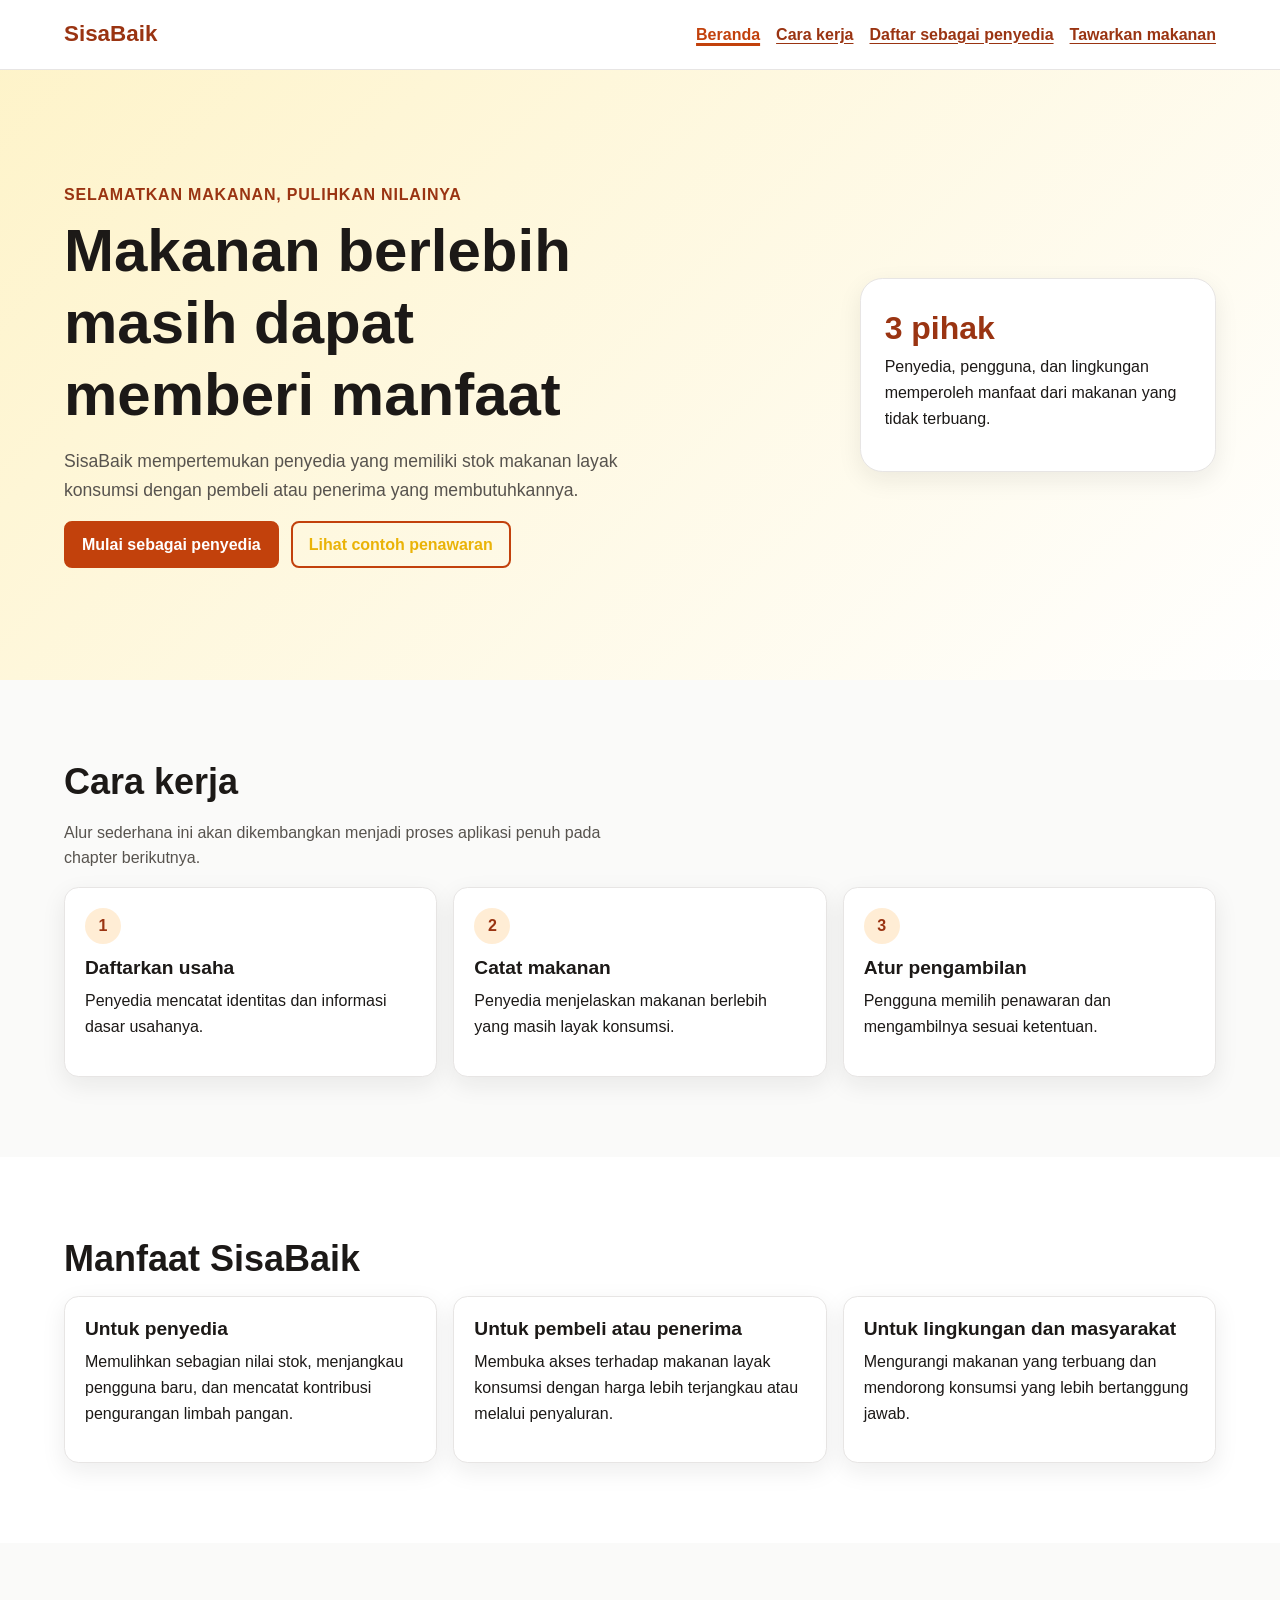
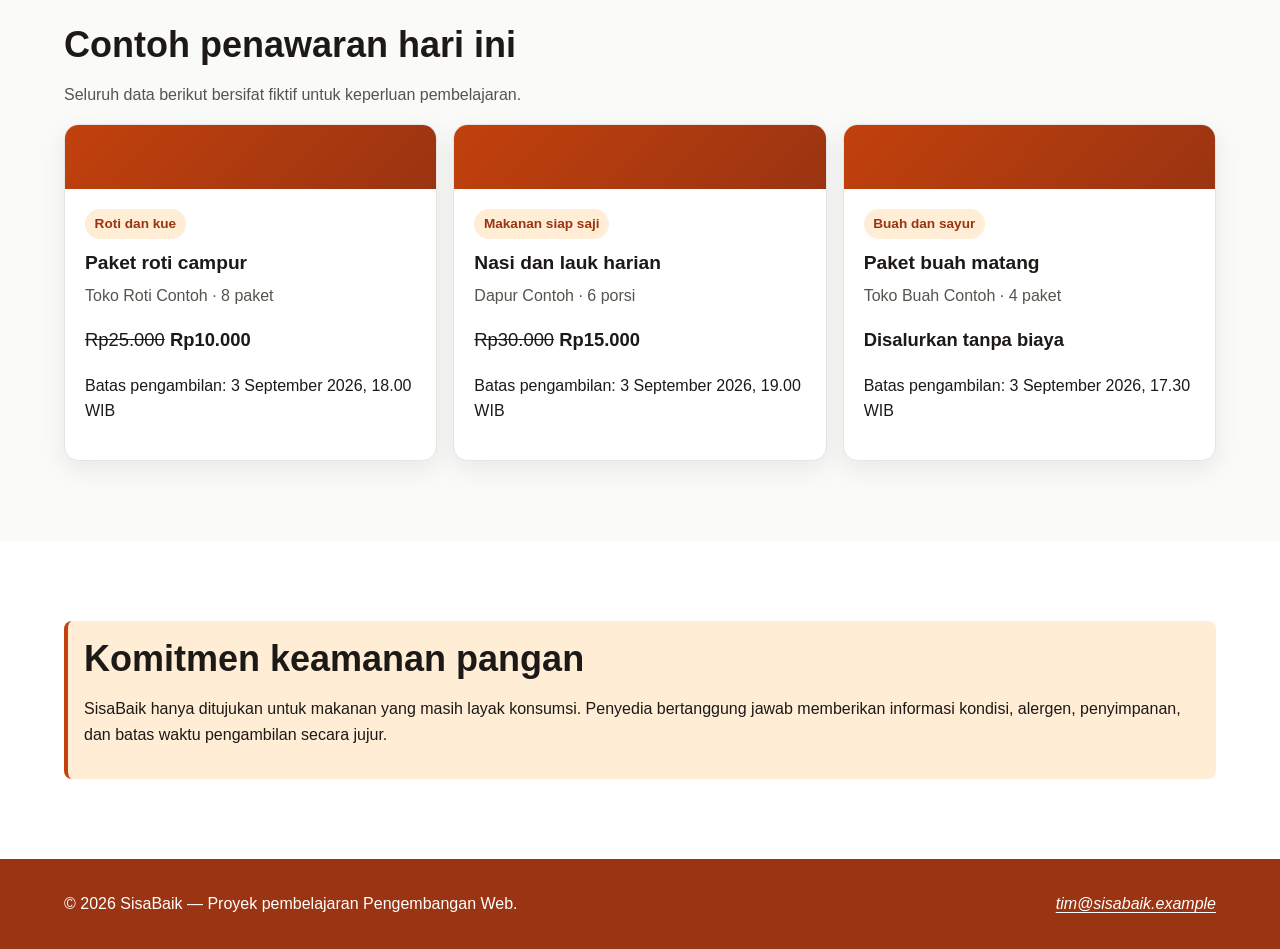
<file: index.html>
<!doctype html>
<html lang="id">
  <head>
    <meta charset="utf-8">
    <meta name="viewport" content="width=device-width, initial-scale=1">
    <meta
      name="description"
      content="SisaBaik membantu penyedia menawarkan makanan berlebih agar tetap bernilai, terjangkau, dan tidak terbuang."
    >
    <title>Beranda | SisaBaik</title>
    <link rel="stylesheet" href="styles.css">
  </head>

  <body>
    <a class="skip-link" href="#konten-utama">Lewati ke konten utama</a>

    <header class="site-header">
      <div class="container header-layout">
        <p class="brand">SisaBaik</p>

        <nav aria-label="Navigasi utama">
          <ul class="nav-list">
            <li>
              <a href="index.html" aria-current="page">Beranda</a>
            </li>
            <li>
              <a href="#cara-kerja">Cara kerja</a>
            </li>
            <li>
              <a href="daftar-penyedia.html">Daftar sebagai penyedia</a>
            </li>
            <li>
              <a href="tawarkan-makanan.html">Tawarkan makanan</a>
            </li>
          </ul>
        </nav>
      </div>
    </header>

    <main id="konten-utama" tabindex="-1">
      <section class="hero" aria-labelledby="judul-utama">
        <div class="container hero-layout">
          <div>
            <p class="eyebrow">Selamatkan makanan, pulihkan nilainya</p>

            <h1 id="judul-utama">
              Makanan berlebih masih dapat memberi manfaat
            </h1>

            <p class="lead">
              SisaBaik mempertemukan penyedia yang memiliki stok makanan layak
              konsumsi dengan pembeli atau penerima yang membutuhkannya.
            </p>

            <div class="button-group">
              <a class="button" href="daftar-penyedia.html">
                Mulai sebagai penyedia
              </a>

              <a class="button button-secondary" href="#penawaran-contoh">
                Lihat contoh penawaran
              </a>
            </div>
          </div>

          <aside class="hero-panel" aria-label="Ringkasan manfaat SisaBaik">
            <strong>3 pihak</strong>
            <p>
              Penyedia, pengguna, dan lingkungan memperoleh manfaat dari
              makanan yang tidak terbuang.
            </p>
          </aside>
        </div>
      </section>

      <section
        class="section"
        id="cara-kerja"
        aria-labelledby="judul-cara-kerja"
      >
        <div class="container">
          <h2 id="judul-cara-kerja">Cara kerja</h2>

          <p class="section-intro">
            Alur sederhana ini akan dikembangkan menjadi proses aplikasi penuh
            pada chapter berikutnya.
          </p>

          <div class="steps-grid">
            <article class="card">
              <span class="step-number" aria-hidden="true">1</span>
              <h3>Daftarkan usaha</h3>
              <p>
                Penyedia mencatat identitas dan informasi dasar usahanya.
              </p>
            </article>

            <article class="card">
              <span class="step-number" aria-hidden="true">2</span>
              <h3>Catat makanan</h3>
              <p>
                Penyedia menjelaskan makanan berlebih yang masih layak
                konsumsi.
              </p>
            </article>

            <article class="card">
              <span class="step-number" aria-hidden="true">3</span>
              <h3>Atur pengambilan</h3>
              <p>
                Pengguna memilih penawaran dan mengambilnya sesuai ketentuan.
              </p>
            </article>
          </div>
        </div>
      </section>

      <section class="section section-alt" aria-labelledby="judul-manfaat">
        <div class="container">
          <h2 id="judul-manfaat">Manfaat SisaBaik</h2>

          <div class="benefit-grid">
            <article class="card">
              <h3>Untuk penyedia</h3>
              <p>
                Memulihkan sebagian nilai stok, menjangkau pengguna baru, dan
                mencatat kontribusi pengurangan limbah pangan.
              </p>
            </article>

            <article class="card">
              <h3>Untuk pembeli atau penerima</h3>
              <p>
                Membuka akses terhadap makanan layak konsumsi dengan harga
                lebih terjangkau atau melalui penyaluran.
              </p>
            </article>

            <article class="card">
              <h3>Untuk lingkungan dan masyarakat</h3>
              <p>
                Mengurangi makanan yang terbuang dan mendorong konsumsi yang
                lebih bertanggung jawab.
              </p>
            </article>
          </div>
        </div>
      </section>

      <section
        class="section"
        id="penawaran-contoh"
        aria-labelledby="judul-penawaran"
      >
        <div class="container">
          <h2 id="judul-penawaran">Contoh penawaran hari ini</h2>

          <p class="section-intro">
            Seluruh data berikut bersifat fiktif untuk keperluan pembelajaran.
          </p>

          <div class="offer-grid">
            <article class="offer-card">
              <div class="offer-card__visual" aria-hidden="true"></div>

              <div class="offer-card__content">
                <span class="badge">Roti dan kue</span>

                <h3>Paket roti campur</h3>

                <p class="offer-card__meta">
                  Toko Roti Contoh ·
                  <data value="8">8 paket</data>
                </p>

                <p class="offer-card__price">
                  <del>Rp25.000</del>
                  <strong>Rp10.000</strong>
                </p>

                <p>
                  Batas pengambilan:
                  <time datetime="2026-09-03T18:00:00+07:00">
                    3 September 2026, 18.00 WIB
                  </time>
                </p>
              </div>
            </article>

            <article class="offer-card">
              <div class="offer-card__visual" aria-hidden="true"></div>

              <div class="offer-card__content">
                <span class="badge">Makanan siap saji</span>

                <h3>Nasi dan lauk harian</h3>

                <p class="offer-card__meta">
                  Dapur Contoh ·
                  <data value="6">6 porsi</data>
                </p>

                <p class="offer-card__price">
                  <del>Rp30.000</del>
                  <strong>Rp15.000</strong>
                </p>

                <p>
                  Batas pengambilan:
                  <time datetime="2026-09-03T19:00:00+07:00">
                    3 September 2026, 19.00 WIB
                  </time>
                </p>
              </div>
            </article>

            <article class="offer-card">
              <div class="offer-card__visual" aria-hidden="true"></div>

              <div class="offer-card__content">
                <span class="badge">Buah dan sayur</span>

                <h3>Paket buah matang</h3>

                <p class="offer-card__meta">
                  Toko Buah Contoh ·
                  <data value="4">4 paket</data>
                </p>

                <p class="offer-card__price">
                  <strong>Disalurkan tanpa biaya</strong>
                </p>

                <p>
                  Batas pengambilan:
                  <time datetime="2026-09-03T17:30:00+07:00">
                    3 September 2026, 17.30 WIB
                  </time>
                </p>
              </div>
            </article>
          </div>
        </div>
      </section>

      <section class="section section-alt" aria-labelledby="judul-keamanan">
        <div class="container">
          <div class="notice">
            <h2 id="judul-keamanan">Komitmen keamanan pangan</h2>

            <p>
              SisaBaik hanya ditujukan untuk makanan yang masih layak konsumsi.
              Penyedia bertanggung jawab memberikan informasi kondisi, alergen,
              penyimpanan, dan batas waktu pengambilan secara jujur.
            </p>
          </div>
        </div>
      </section>
    </main>

    <footer class="site-footer">
      <div class="container footer-layout">
        <p>
          &copy; 2026 SisaBaik — Proyek pembelajaran Pengembangan Web.
        </p>

        <address>
          <a href="mailto:tim@sisabaik.example">
            tim@sisabaik.example
          </a>
        </address>
      </div>
    </footer>
  </body>
</html>
</file>
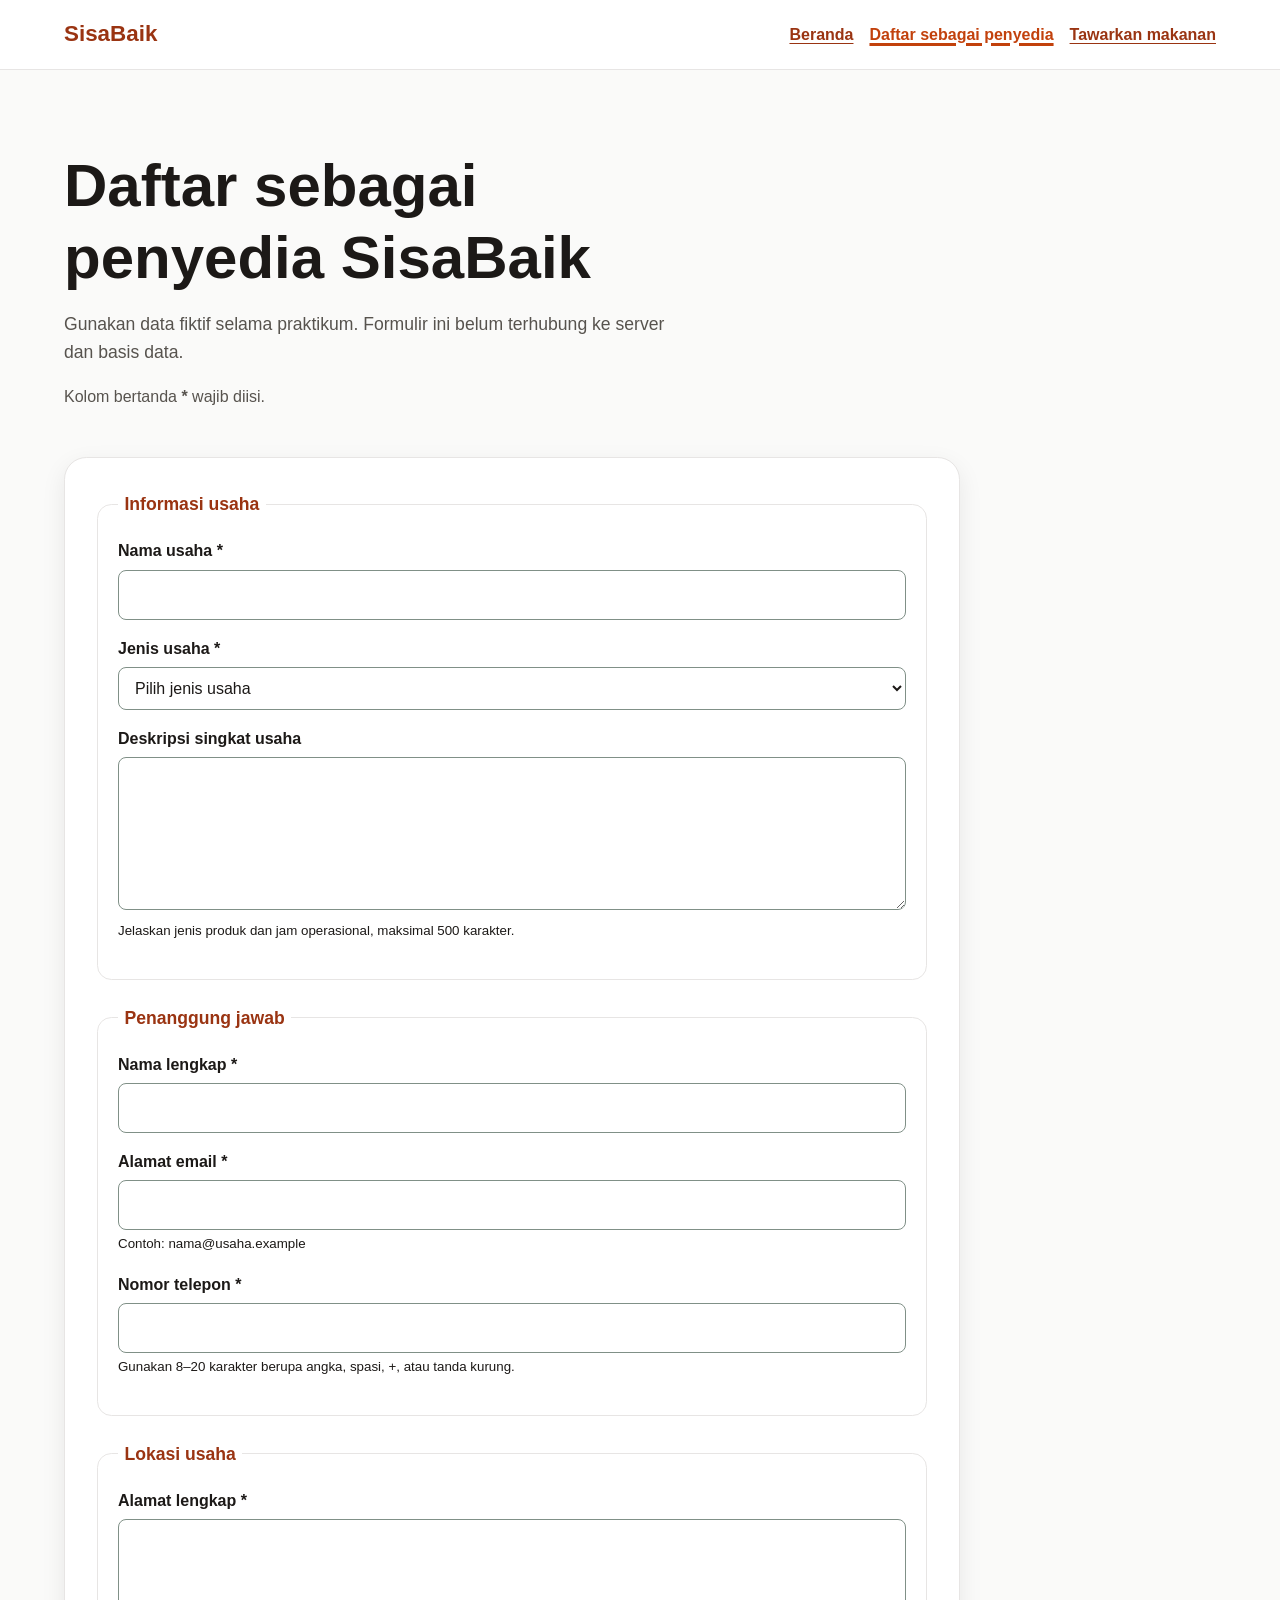
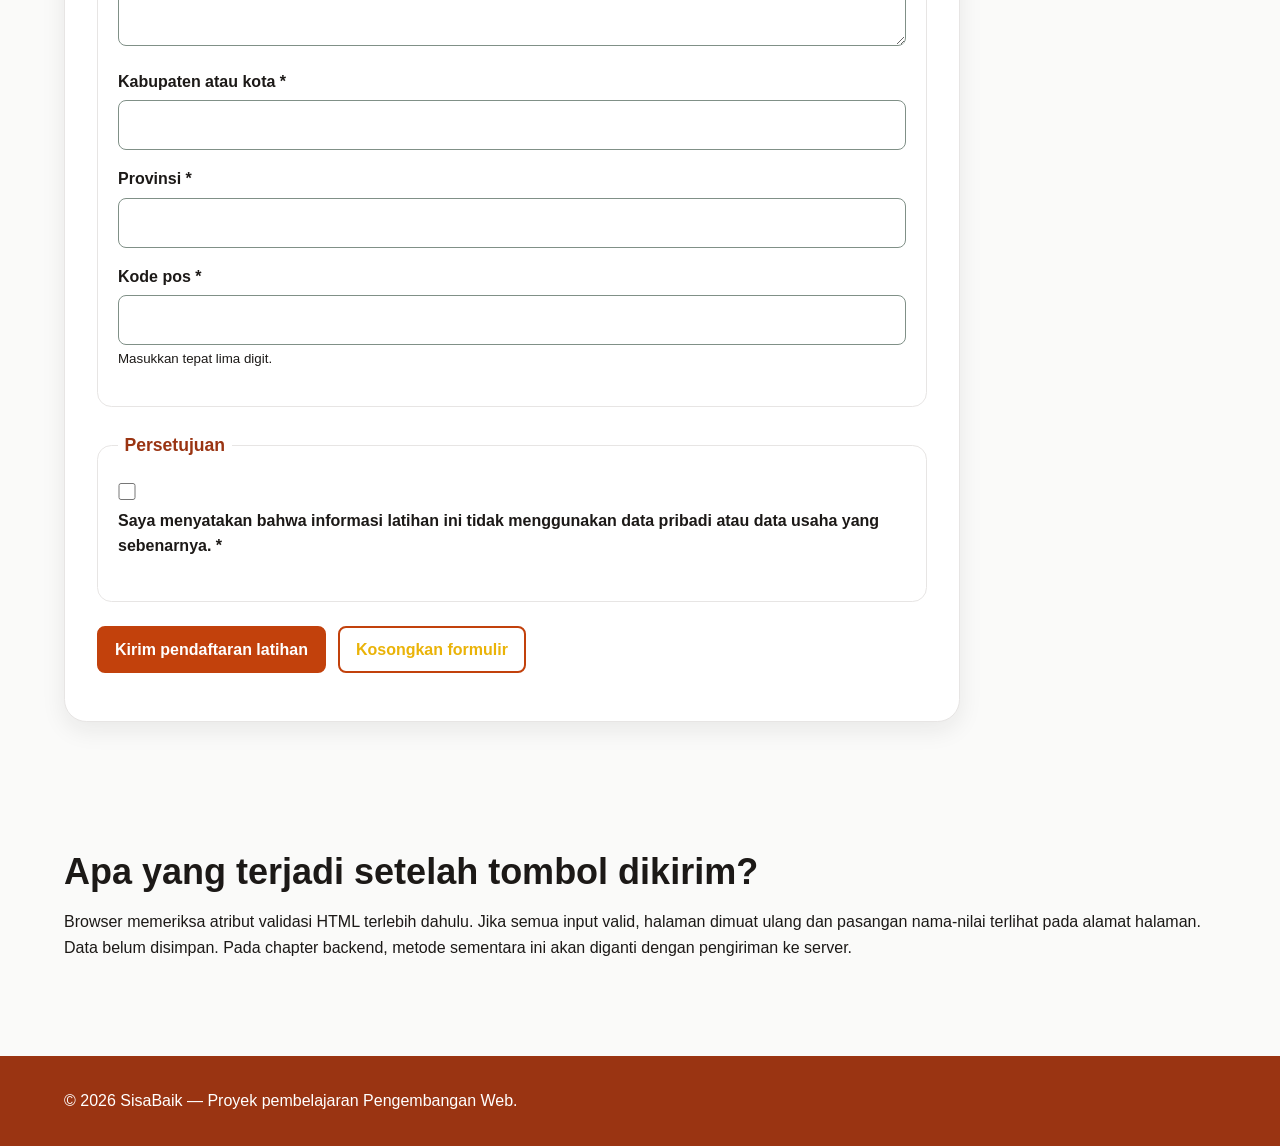
<file: daftar-penyedia.html>
<!doctype html>
<html lang="id">
  <head>
    <meta charset="utf-8">
    <meta name="viewport" content="width=device-width, initial-scale=1">

    <meta
      name="description"
      content="Formulir prototipe untuk mendaftarkan usaha sebagai penyedia makanan di SisaBaik."
    >

    <title>Daftar Penyedia | SisaBaik</title>

    <link rel="stylesheet" href="styles.css">
  </head>

  <body>
    <a class="skip-link" href="#konten-utama">
      Lewati ke konten utama
    </a>

    <header class="site-header">
      <div class="container header-layout">
        <p class="brand">SisaBaik</p>

        <nav aria-label="Navigasi utama">
          <ul class="nav-list">
            <li>
              <a href="index.html">Beranda</a>
            </li>

            <li>
              <a href="daftar-penyedia.html" aria-current="page">
                Daftar sebagai penyedia
              </a>
            </li>

            <li>
              <a href="tawarkan-makanan.html">
                Tawarkan makanan
              </a>
            </li>
          </ul>
        </nav>
      </div>
    </header>

    <main class="container" id="konten-utama" tabindex="-1">
      <div class="page-heading">
        <h1>Daftar sebagai penyedia SisaBaik</h1>

        <p class="lead">
          Gunakan data fiktif selama praktikum. Formulir ini belum terhubung
          ke server dan basis data.
        </p>

        <p class="required-note" id="petunjuk-wajib">
          Kolom bertanda <strong>*</strong> wajib diisi.
        </p>
      </div>

      <form
        class="form-card"
        action="daftar-penyedia.html"
        method="get"
        aria-describedby="petunjuk-wajib"
      >
        <fieldset class="form-section">
          <legend>Informasi usaha</legend>

          <p>
            <label for="nama-usaha">Nama usaha *</label><br>

            <input
              type="text"
              id="nama-usaha"
              name="nama_usaha"
              autocomplete="organization"
              minlength="3"
              maxlength="100"
              required
            >
          </p>

          <p>
            <label for="jenis-usaha">Jenis usaha *</label><br>

            <select id="jenis-usaha" name="jenis_usaha" required>
              <option value="">Pilih jenis usaha</option>
              <option value="restoran">Restoran</option>
              <option value="toko-roti">Toko roti</option>
              <option value="katering">Katering</option>
              <option value="ritel">Toko ritel</option>
              <option value="hotel">Hotel atau penginapan</option>
              <option value="lainnya">Lainnya</option>
            </select>
          </p>

          <p>
            <label for="deskripsi-usaha">
              Deskripsi singkat usaha
            </label><br>

            <textarea
              id="deskripsi-usaha"
              name="deskripsi_usaha"
              rows="5"
              maxlength="500"
              aria-describedby="bantuan-deskripsi"
            ></textarea><br>

            <small id="bantuan-deskripsi">
              Jelaskan jenis produk dan jam operasional, maksimal 500 karakter.
            </small>
          </p>
        </fieldset>

        <fieldset class="form-section">
          <legend>Penanggung jawab</legend>

          <p>
            <label for="nama-penanggung-jawab">
              Nama lengkap *
            </label><br>

            <input
              type="text"
              id="nama-penanggung-jawab"
              name="nama_penanggung_jawab"
              autocomplete="name"
              minlength="3"
              maxlength="100"
              required
            >
          </p>

          <p>
            <label for="email">Alamat email *</label><br>

            <input
              type="email"
              id="email"
              name="email"
              autocomplete="email"
              maxlength="254"
              aria-describedby="bantuan-email"
              required
            ><br>

            <small id="bantuan-email">
              Contoh: nama@usaha.example
            </small>
          </p>

          <p>
            <label for="telepon">Nomor telepon *</label><br>

            <input
              type="tel"
              id="telepon"
              name="telepon"
              autocomplete="tel"
              inputmode="tel"
              pattern="[0-9+() ]{8,20}"
              aria-describedby="bantuan-telepon"
              required
            ><br>

            <small id="bantuan-telepon">
              Gunakan 8–20 karakter berupa angka, spasi, +, atau tanda kurung.
            </small>
          </p>
        </fieldset>

        <fieldset class="form-section">
          <legend>Lokasi usaha</legend>

          <p>
            <label for="alamat">Alamat lengkap *</label><br>

            <textarea
              id="alamat"
              name="alamat"
              rows="4"
              autocomplete="street-address"
              minlength="10"
              maxlength="250"
              required
            ></textarea>
          </p>

          <p>
            <label for="kota">Kabupaten atau kota *</label><br>

            <input
              type="text"
              id="kota"
              name="kota"
              autocomplete="address-level2"
              maxlength="100"
              required
            >
          </p>

          <p>
            <label for="provinsi">Provinsi *</label><br>

            <input
              type="text"
              id="provinsi"
              name="provinsi"
              autocomplete="address-level1"
              maxlength="100"
              required
            >
          </p>

          <p>
            <label for="kode-pos">Kode pos *</label><br>

            <input
              type="text"
              id="kode-pos"
              name="kode_pos"
              autocomplete="postal-code"
              inputmode="numeric"
              pattern="[0-9]{5}"
              aria-describedby="bantuan-kode-pos"
              required
            ><br>

            <small id="bantuan-kode-pos">
              Masukkan tepat lima digit.
            </small>
          </p>
        </fieldset>

        <fieldset class="form-section">
          <legend>Persetujuan</legend>

          <p>
            <input
              type="checkbox"
              id="persetujuan"
              name="persetujuan"
              value="setuju"
              required
            >

            <label for="persetujuan">
              Saya menyatakan bahwa informasi latihan ini tidak menggunakan
              data pribadi atau data usaha yang sebenarnya. *
            </label>
          </p>
        </fieldset>

        <p class="form-actions">
          <button class="button" type="submit">
            Kirim pendaftaran latihan
          </button>

          <button class="button button-secondary" type="reset">
            Kosongkan formulir
          </button>
        </p>
      </form>

      <section class="section" aria-labelledby="catatan-prototipe">
        <h2 id="catatan-prototipe">
          Apa yang terjadi setelah tombol dikirim?
        </h2>

        <p>
          Browser memeriksa atribut validasi HTML terlebih dahulu. Jika semua
          input valid, halaman dimuat ulang dan pasangan nama-nilai terlihat
          pada alamat halaman. Data belum disimpan. Pada chapter backend,
          metode sementara ini akan diganti dengan pengiriman ke server.
        </p>
      </section>
    </main>

    <footer class="site-footer">
      <div class="container footer-layout">
        <p>
          &copy; 2026 SisaBaik — Proyek pembelajaran Pengembangan Web.
        </p>
      </div>
    </footer>
  </body>
</html>
</file>
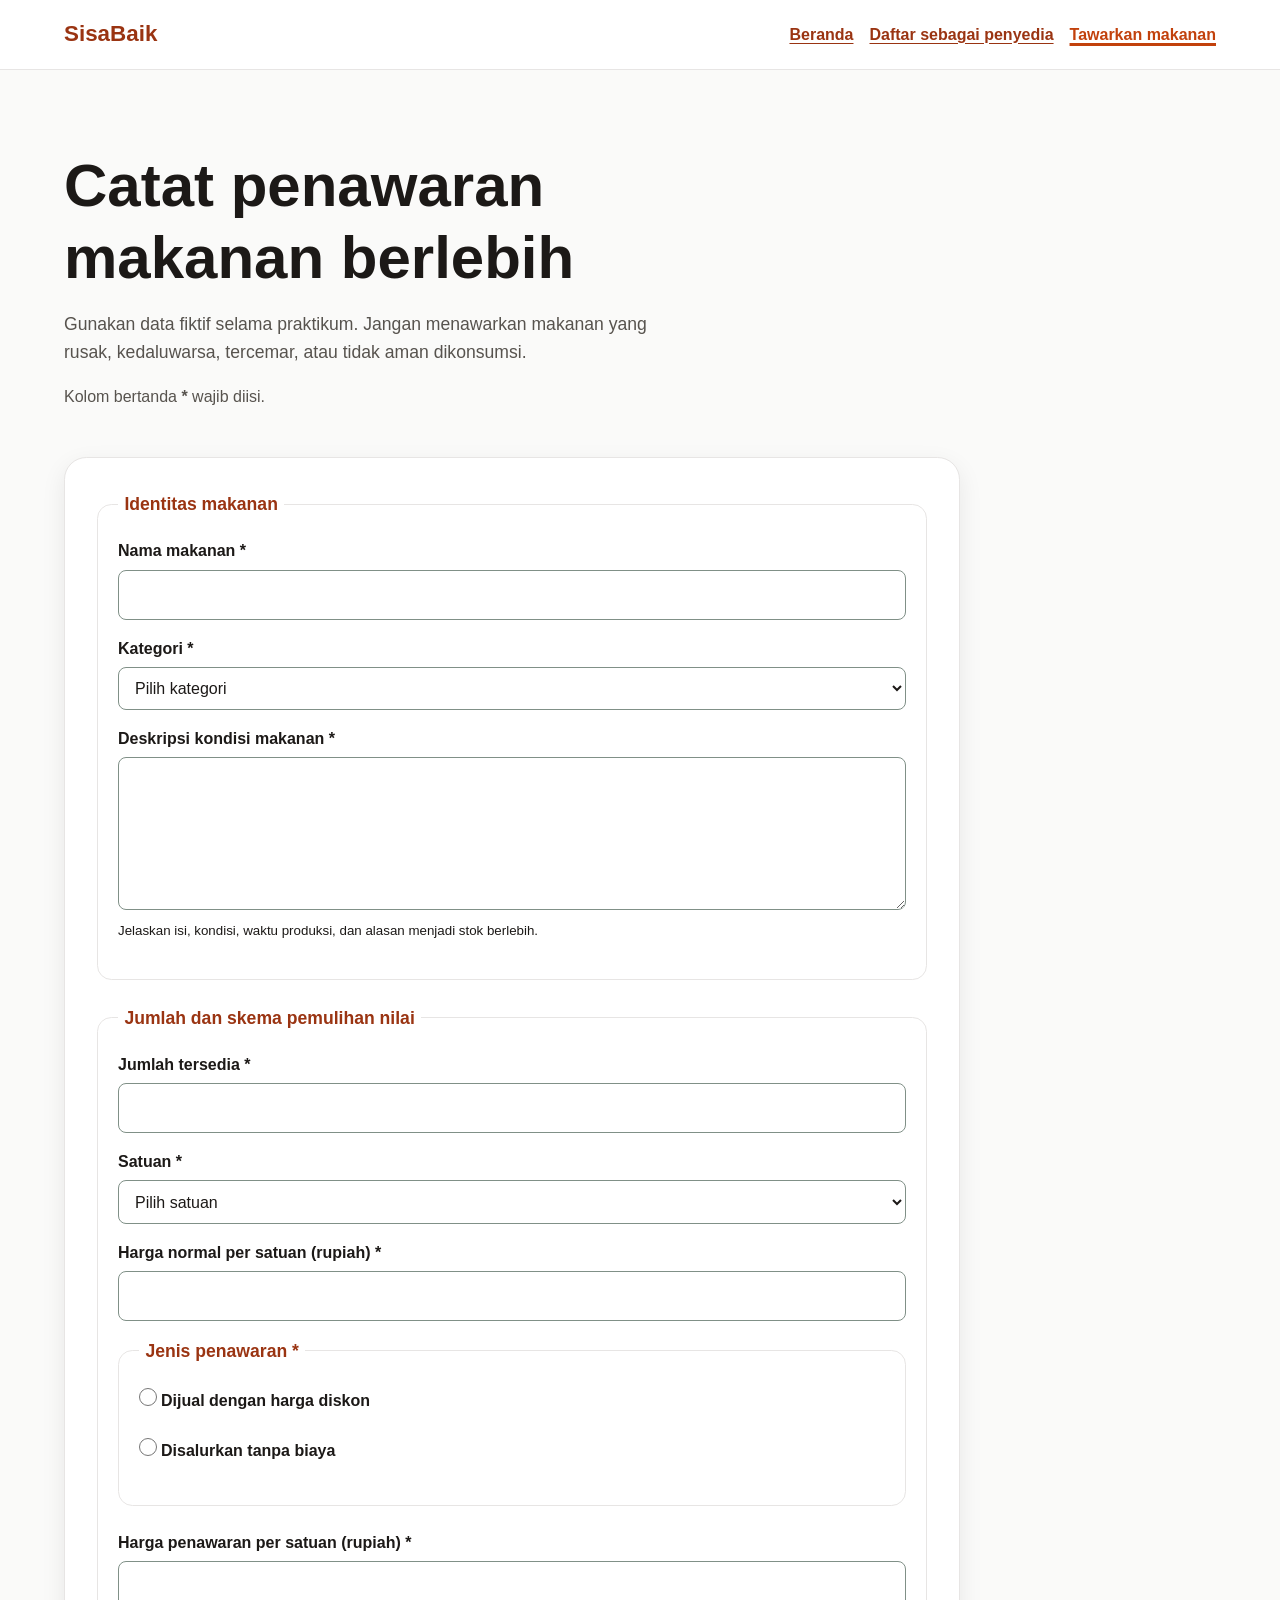
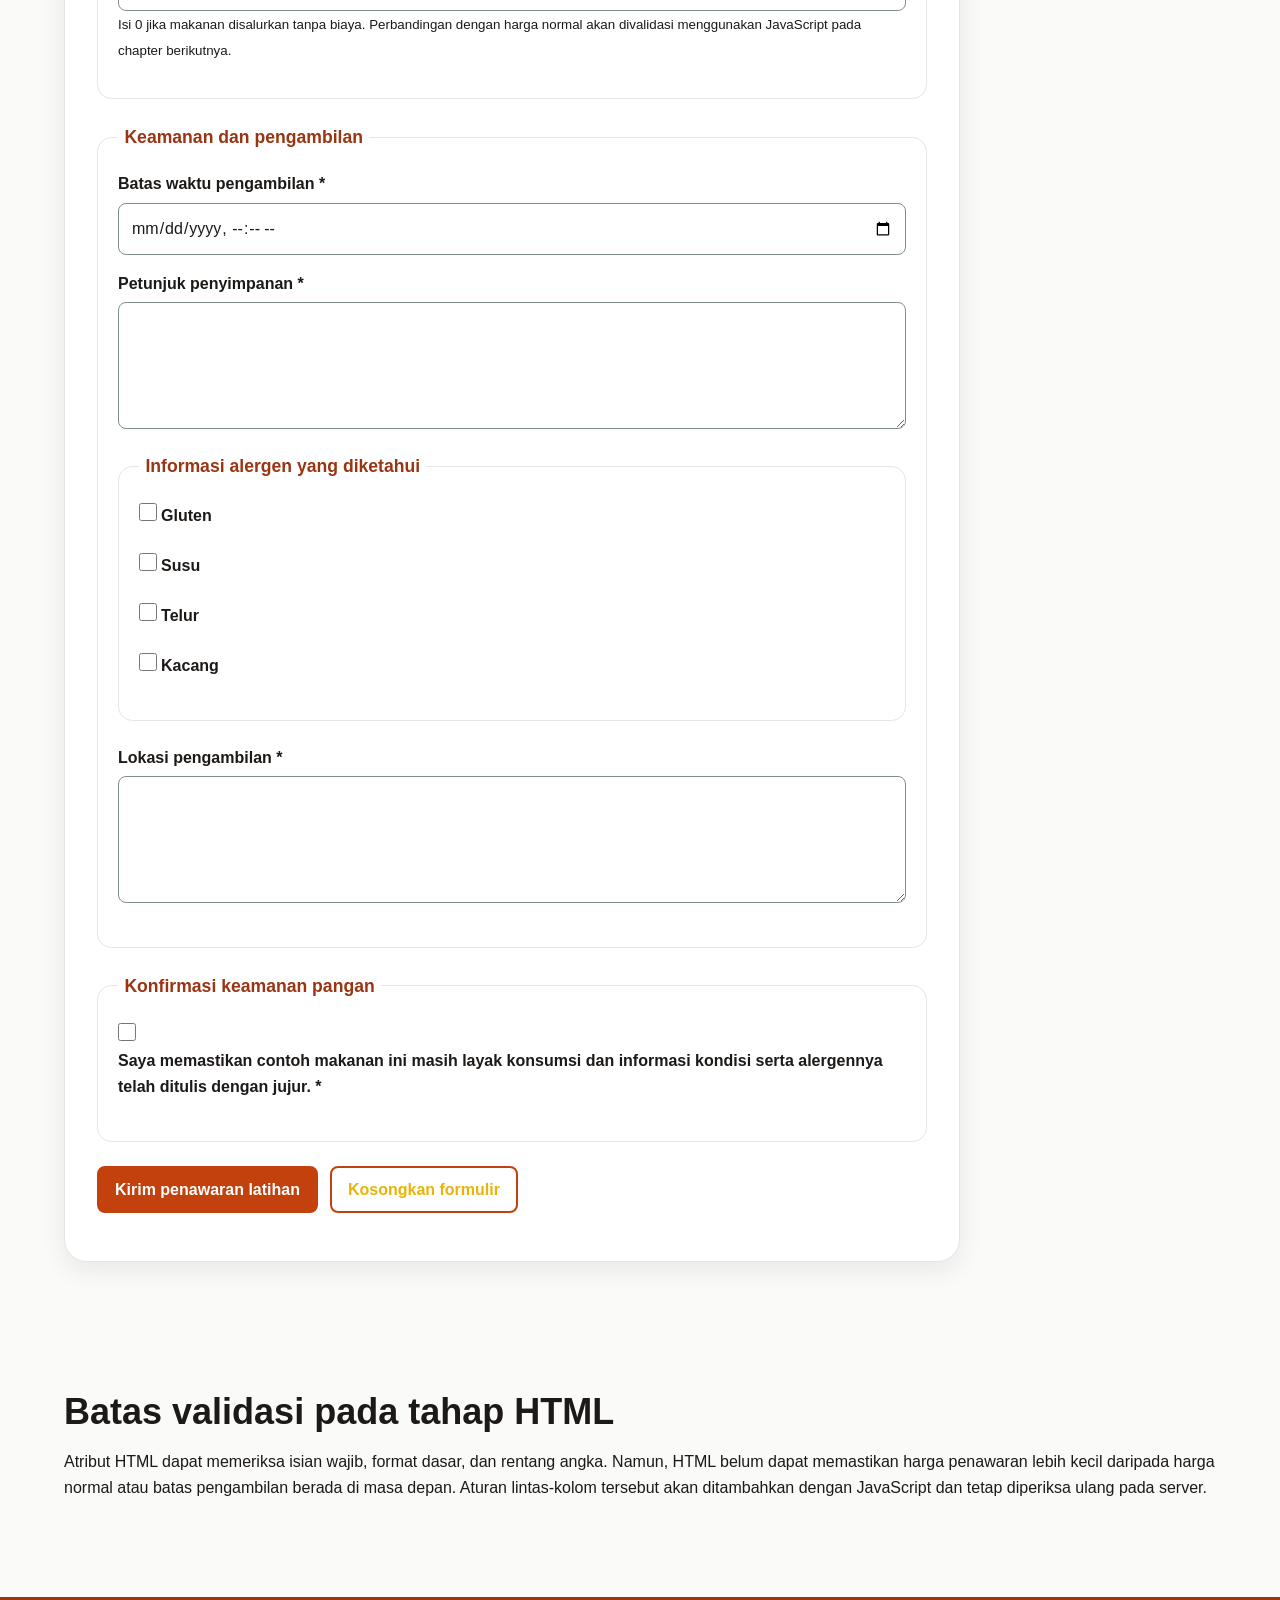
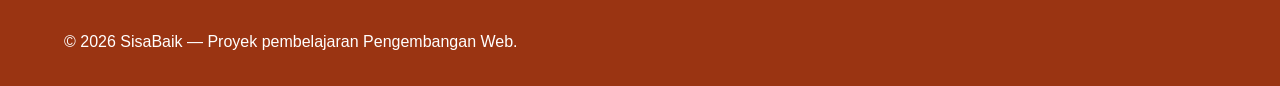
<file: tawarkan-makanan.html>
<!doctype html>
<html lang="id">
  <head>
    <meta charset="utf-8">
    <meta name="viewport" content="width=device-width, initial-scale=1">

    <meta
      name="description"
      content="Formulir prototipe untuk mencatat makanan berlebih yang akan ditawarkan melalui SisaBaik."
    >

    <title>Tawarkan Makanan | SisaBaik</title>

    <link rel="stylesheet" href="styles.css">
  </head>

  <body>
    <a class="skip-link" href="#konten-utama">
      Lewati ke konten utama
    </a>

    <header class="site-header">
      <div class="container header-layout">
        <p class="brand">SisaBaik</p>

        <nav aria-label="Navigasi utama">
          <ul class="nav-list">
            <li>
              <a href="index.html">Beranda</a>
            </li>

            <li>
              <a href="daftar-penyedia.html">
                Daftar sebagai penyedia
              </a>
            </li>

            <li>
              <a href="tawarkan-makanan.html" aria-current="page">
                Tawarkan makanan
              </a>
            </li>
          </ul>
        </nav>
      </div>
    </header>

    <main class="container" id="konten-utama" tabindex="-1">
      <div class="page-heading">
        <h1>Catat penawaran makanan berlebih</h1>

        <p class="lead">
          Gunakan data fiktif selama praktikum. Jangan menawarkan makanan yang
          rusak, kedaluwarsa, tercemar, atau tidak aman dikonsumsi.
        </p>

        <p class="required-note" id="petunjuk-wajib">
          Kolom bertanda <strong>*</strong> wajib diisi.
        </p>
      </div>

      <form
        class="form-card"
        action="tawarkan-makanan.html"
        method="get"
        aria-describedby="petunjuk-wajib"
      >
        <fieldset class="form-section">
          <legend>Identitas makanan</legend>

          <p>
            <label for="nama-makanan">Nama makanan *</label><br>

            <input
              type="text"
              id="nama-makanan"
              name="nama_makanan"
              minlength="3"
              maxlength="120"
              required
            >
          </p>

          <p>
            <label for="kategori">Kategori *</label><br>

            <select id="kategori" name="kategori" required>
              <option value="">Pilih kategori</option>
              <option value="makanan-siap-saji">
                Makanan siap saji
              </option>
              <option value="roti-kue">
                Roti atau kue
              </option>
              <option value="buah-sayur">
                Buah atau sayur
              </option>
              <option value="minuman">
                Minuman
              </option>
              <option value="bahan-pangan">
                Bahan pangan
              </option>
              <option value="lainnya">
                Lainnya
              </option>
            </select>
          </p>

          <p>
            <label for="deskripsi-makanan">
              Deskripsi kondisi makanan *
            </label><br>

            <textarea
              id="deskripsi-makanan"
              name="deskripsi_makanan"
              rows="5"
              minlength="20"
              maxlength="600"
              aria-describedby="bantuan-deskripsi-makanan"
              required
            ></textarea><br>

            <small id="bantuan-deskripsi-makanan">
              Jelaskan isi, kondisi, waktu produksi, dan alasan menjadi stok
              berlebih.
            </small>
          </p>
        </fieldset>

        <fieldset class="form-section">
          <legend>Jumlah dan skema pemulihan nilai</legend>

          <p>
            <label for="jumlah">Jumlah tersedia *</label><br>

            <input
              type="number"
              id="jumlah"
              name="jumlah"
              min="1"
              max="1000"
              step="1"
              required
            >
          </p>

          <p>
            <label for="satuan">Satuan *</label><br>

            <select id="satuan" name="satuan" required>
              <option value="">Pilih satuan</option>
              <option value="porsi">Porsi</option>
              <option value="paket">Paket</option>
              <option value="buah">Buah</option>
              <option value="kilogram">Kilogram</option>
              <option value="liter">Liter</option>
            </select>
          </p>

          <p>
            <label for="harga-normal">
              Harga normal per satuan (rupiah) *
            </label><br>

            <input
              type="number"
              id="harga-normal"
              name="harga_normal"
              min="0"
              max="10000000"
              step="500"
              required
            >
          </p>

          <fieldset class="form-section">
            <legend>Jenis penawaran *</legend>

            <p>
              <input
                type="radio"
                id="jenis-diskon"
                name="jenis_penawaran"
                value="diskon"
                required
              >

              <label for="jenis-diskon">
                Dijual dengan harga diskon
              </label>
            </p>

            <p>
              <input
                type="radio"
                id="jenis-donasi"
                name="jenis_penawaran"
                value="donasi"
              >

              <label for="jenis-donasi">
                Disalurkan tanpa biaya
              </label>
            </p>
          </fieldset>

          <p>
            <label for="harga-pemulihan">
              Harga penawaran per satuan (rupiah) *
            </label><br>

            <input
              type="number"
              id="harga-pemulihan"
              name="harga_penawaran"
              min="0"
              max="10000000"
              step="500"
              aria-describedby="bantuan-harga"
              required
            ><br>

            <small id="bantuan-harga">
              Isi 0 jika makanan disalurkan tanpa biaya. Perbandingan dengan
              harga normal akan divalidasi menggunakan JavaScript pada chapter
              berikutnya.
            </small>
          </p>
        </fieldset>

        <fieldset class="form-section">
          <legend>Keamanan dan pengambilan</legend>

          <p>
            <label for="batas-pengambilan">
              Batas waktu pengambilan *
            </label><br>

            <input
              type="datetime-local"
              id="batas-pengambilan"
              name="batas_pengambilan"
              required
            >
          </p>

          <p>
            <label for="petunjuk-penyimpanan">
              Petunjuk penyimpanan *
            </label><br>

            <textarea
              id="petunjuk-penyimpanan"
              name="petunjuk_penyimpanan"
              rows="4"
              minlength="10"
              maxlength="300"
              required
            ></textarea>
          </p>

          <fieldset class="form-section">
            <legend>Informasi alergen yang diketahui</legend>

            <p>
              <input
                type="checkbox"
                id="alergen-gluten"
                name="alergen"
                value="gluten"
              >

              <label for="alergen-gluten">
                Gluten
              </label>
            </p>

            <p>
              <input
                type="checkbox"
                id="alergen-susu"
                name="alergen"
                value="susu"
              >

              <label for="alergen-susu">
                Susu
              </label>
            </p>

            <p>
              <input
                type="checkbox"
                id="alergen-telur"
                name="alergen"
                value="telur"
              >

              <label for="alergen-telur">
                Telur
              </label>
            </p>

            <p>
              <input
                type="checkbox"
                id="alergen-kacang"
                name="alergen"
                value="kacang"
              >

              <label for="alergen-kacang">
                Kacang
              </label>
            </p>
          </fieldset>

          <p>
            <label for="lokasi-pengambilan">
              Lokasi pengambilan *
            </label><br>

            <textarea
              id="lokasi-pengambilan"
              name="lokasi_pengambilan"
              rows="4"
              autocomplete="street-address"
              minlength="10"
              maxlength="250"
              required
            ></textarea>
          </p>
        </fieldset>

        <fieldset class="form-section">
          <legend>Konfirmasi keamanan pangan</legend>

          <p>
            <input
              type="checkbox"
              id="konfirmasi-keamanan"
              name="konfirmasi_keamanan"
              value="terkonfirmasi"
              required
            >

            <label for="konfirmasi-keamanan">
              Saya memastikan contoh makanan ini masih layak konsumsi dan
              informasi kondisi serta alergennya telah ditulis dengan jujur. *
            </label>
          </p>
        </fieldset>

        <p class="form-actions">
          <button class="button" type="submit">
            Kirim penawaran latihan
          </button>

          <button class="button button-secondary" type="reset">
            Kosongkan formulir
          </button>
        </p>
      </form>

      <section class="section" aria-labelledby="batas-validasi-html">
        <h2 id="batas-validasi-html">
          Batas validasi pada tahap HTML
        </h2>

        <p>
          Atribut HTML dapat memeriksa isian wajib, format dasar, dan rentang
          angka. Namun, HTML belum dapat memastikan harga penawaran lebih kecil
          daripada harga normal atau batas pengambilan berada di masa depan.
          Aturan lintas-kolom tersebut akan ditambahkan dengan JavaScript dan
          tetap diperiksa ulang pada server.
        </p>
      </section>
    </main>

    <footer class="site-footer">
      <div class="container footer-layout">
        <p>
          &copy; 2026 SisaBaik — Proyek pembelajaran Pengembangan Web.
        </p>
      </div>
    </footer>
  </body>
</html>
</file>
<file: styles.css>
:root {
  --color-primary: #c2410c;
  --color-primary-dark: #9a3412;
  --color-primary-soft: #ffedd5;
  --color-accent: #eab308;
  --color-text: #1c1917;
  --color-muted: #57534e;
  --color-surface: #ffffff;
  --color-background: #fafaf9;
  --color-border: #e7e5e4;
  --color-danger: #dc2626;
  --shadow-card: 0 0.5rem 1.5rem rgba(28, 25, 23, 0.08);
  --radius-small: 0.5rem;
  --radius-medium: 0.9rem;
  --radius-large: 1.4rem;
  --content-width: 72rem;
}

*,
*::before,
*::after {
  box-sizing: border-box;
}

html {
  scroll-behavior: smooth;
}

body {
  margin: 0;
  background: var(--color-background);
  color: var(--color-text);
  font-family: Arial, Helvetica, sans-serif;
  font-size: 1rem;
  line-height: 1.6;
}

h1,
h2,
h3,
p {
  margin-block-start: 0;
}

h1,
h2,
h3 {
  line-height: 1.2;
}

h1 {
  max-width: 18ch;
  margin-block-end: 1rem;
  font-size: clamp(2rem, 7vw, 3.75rem);
}

h2 {
  margin-block-end: 1rem;
  font-size: clamp(1.5rem, 4vw, 2.25rem);
}

h3 {
  margin-block-end: 0.6rem;
  font-size: 1.2rem;
}

a {
  color: var(--color-primary-dark);
  text-underline-offset: 0.2em;
}

a:hover {
  text-decoration-thickness: 0.18em;
}

:focus-visible {
  outline: 0.2rem solid var(--color-accent);
  outline-offset: 0.2rem;
}

.skip-link {
  position: absolute;
  inset-block-start: 0.5rem;
  inset-inline-start: 0.5rem;
  z-index: 100;
  padding: 0.7rem 1rem;
  border-radius: var(--radius-small);
  background: var(--color-text);
  color: var(--color-surface);
  transform: translateY(-180%);
}

.skip-link:focus {
  transform: translateY(0);
}

.container {
  width: min(100% - 2rem, var(--content-width));
  margin-inline: auto;
}

.site-header {
  background: var(--color-surface);
  border-block-end: 0.0625rem solid var(--color-border);
}

.header-layout {
  display: flex;
  flex-direction: column;
  gap: 0.75rem;
  padding-block: 1rem;
}

.brand {
  margin: 0;
  color: var(--color-primary-dark);
  font-size: 1.4rem;
  font-weight: 700;
}

.nav-list {
  display: flex;
  flex-wrap: wrap;
  gap: 0.5rem 1rem;
  margin: 0;
  padding: 0;
  list-style: none;
}

.nav-list a {
  display: inline-block;
  padding-block: 0.35rem;
  font-weight: 700;
}

.nav-list a[aria-current="page"] {
  color: var(--color-primary);
  text-decoration-thickness: 0.2em;
}

.hero {
  padding-block: clamp(3rem, 10vw, 7rem);
  background:
    linear-gradient(
      135deg,
      rgb(254, 243, 199, 0.95),
      rgb(255, 255, 255, 0.92)
    );
}

.hero-layout {
  display: grid;
  gap: 2rem;
  align-items: center;
}

.eyebrow {
  margin-block-end: 0.5rem;
  color: var(--color-primary-dark);
  font-weight: 700;
  letter-spacing: 0.05em;
  text-transform: uppercase;
}

.lead {
  max-width: 62ch;
  color: var(--color-muted);
  font-size: 1.1rem;
}

.hero-panel {
  padding: 1.5rem;
  border: 0.0625rem solid var(--color-border);
  border-radius: var(--radius-large);
  background: var(--color-surface);
  box-shadow: var(--shadow-card);
}

.hero-panel strong {
  display: block;
  color: var(--color-primary-dark);
  font-size: 2rem;
}

.button-group,
.form-actions {
  display: flex;
  flex-wrap: wrap;
  gap: 0.75rem;
  align-items: center;
}

.button {
  display: inline-block;
  padding: 0.75rem 1rem;
  border: 0.125rem solid var(--color-primary);
  border-radius: var(--radius-small);
  background: var(--color-primary);
  color: var(--color-surface);
  font: inherit;
  font-weight: 700;
  line-height: 1.2;
  text-decoration: none;
  cursor: pointer;
}

.button:hover {
  background: var(--color-primary-dark);
  border-color: var(--color-primary-dark);
}

.button-secondary {
  background: transparent;
  color: var(--color-accent);
}

.section {
  padding-block: clamp(2.5rem, 7vw, 5rem);
}

.section-alt {
  background: var(--color-surface);
}

.section-intro {
  max-width: 65ch;
  color: var(--color-muted);
}

.steps-grid,
.benefit-grid,
.offer-grid {
  display: grid;
  grid-template-columns: 1fr;
  gap: 1rem;
}

.card {
  padding: 1.25rem;
  border: 0.0625rem solid var(--color-border);
  border-radius: var(--radius-medium);
  background: var(--color-surface);
  box-shadow: var(--shadow-card);
}

.step-number {
  display: inline-grid;
  width: 2.25rem;
  height: 2.25rem;
  margin-block-end: 0.75rem;
  place-items: center;
  border-radius: 50%;
  background: var(--color-primary-soft);
  color: var(--color-primary-dark);
  font-weight: 700;
}

.offer-card {
  display: flex;
  flex-direction: column;
  overflow: hidden;
  border: 0.0625rem solid var(--color-border);
  border-radius: var(--radius-medium);
  background: var(--color-surface);
  box-shadow: var(--shadow-card);
}

.offer-card__visual {
  min-height: 4rem;
  background: linear-gradient(
    135deg,
    var(--color-primary),
    var(--color-primary-dark)
  );
}

.offer-card__content {
  display: flex;
  flex: 1;
  flex-direction: column;
  padding: 1.25rem;
}

.offer-card__meta {
  color: var(--color-muted);
}

.offer-card__price {
  margin-block-start: auto;
  font-size: 1.15rem;
}

.badge {
  display: inline-block;
  width: fit-content;
  margin-block-end: 0.75rem;
  padding: 0.25rem 0.6rem;
  border-radius: 999px;
  background: var(--color-primary-soft);
  color: var(--color-primary-dark);
  font-size: 0.85rem;
  font-weight: 700;
}

.notice {
  padding: 1rem;
  border-inline-start: 0.3rem solid var(--color-primary);
  border-radius: var(--radius-small);
  background: var(--color-primary-soft);
}

.page-heading {
  padding-block: clamp(2.5rem, 7vw, 5rem) 2rem;
}

.form-card {
  max-width: 56rem;
  margin-block-end: 3rem;
  padding: clamp(1rem, 4vw, 2rem);
  border: 0.0625rem solid var(--color-border);
  border-radius: var(--radius-large);
  background: var(--color-surface);
  box-shadow: var(--shadow-card);
}

.form-section {
  margin: 0 0 1.5rem;
  padding: 1.25rem;
  border: 0.0625rem solid var(--color-border);
  border-radius: var(--radius-medium);
}

.form-section legend {
  padding-inline: 0.4rem;
  color: var(--color-primary-dark);
  font-size: 1.1rem;
  font-weight: 700;
}

label {
  display: inline-block;
  margin-block-end: 0.35rem;
  font-weight: 700;
}

input,
select,
textarea {
  width: 100%;
  padding: 0.7rem 0.75rem;
  border: 0.0625rem solid #809087;
  border-radius: var(--radius-small);
  background: var(--color-surface);
  color: var(--color-text);
  font: inherit;
}

textarea {
  resize: vertical;
}

input:focus,
select:focus,
textarea:focus {
  border-color: var(--color-primary-dark);
}

input[type="checkbox"],
input[type="radio"] {
  width: 1.1rem;
  height: 1.1rem;
  margin: 0.2rem 0 0;
  accent-color: var(--color-primary);
}

.required-note {
  color: var(--color-muted);
}

.site-footer {
  padding-block: 2rem;
  background: var(--color-primary-dark);
  color: var(--color-surface);
}

.site-footer a {
  color: var(--color-surface);
}

.footer-layout {
  display: flex;
  flex-direction: column;
  gap: 0.5rem;
}

.footer-layout p,
.footer-layout address {
  margin: 0;
}

@media (min-width: 48rem) {
  .header-layout {
    flex-direction: row;
    justify-content: space-between;
    align-items: center;
  }

  .hero-layout {
    grid-template-columns: minmax(0, 1.5fr) minmax(15rem, 0.7fr);
  }

  .steps-grid,
  .benefit-grid {
    grid-template-columns: repeat(3, minmax(0, 1fr));
  }

  .offer-grid {
    grid-template-columns: repeat(2, minmax(0, 1fr));
  }

  .footer-layout {
    flex-direction: row;
    justify-content: space-between;
    align-items: center;
  }
}

@media (min-width: 68rem) {
  .offer-grid {
    grid-template-columns: repeat(3, minmax(0, 1fr));
  }
}

@media (prefers-reduced-motion: reduce) {
  html {
    scroll-behavior: auto;
  }
}
</file>
